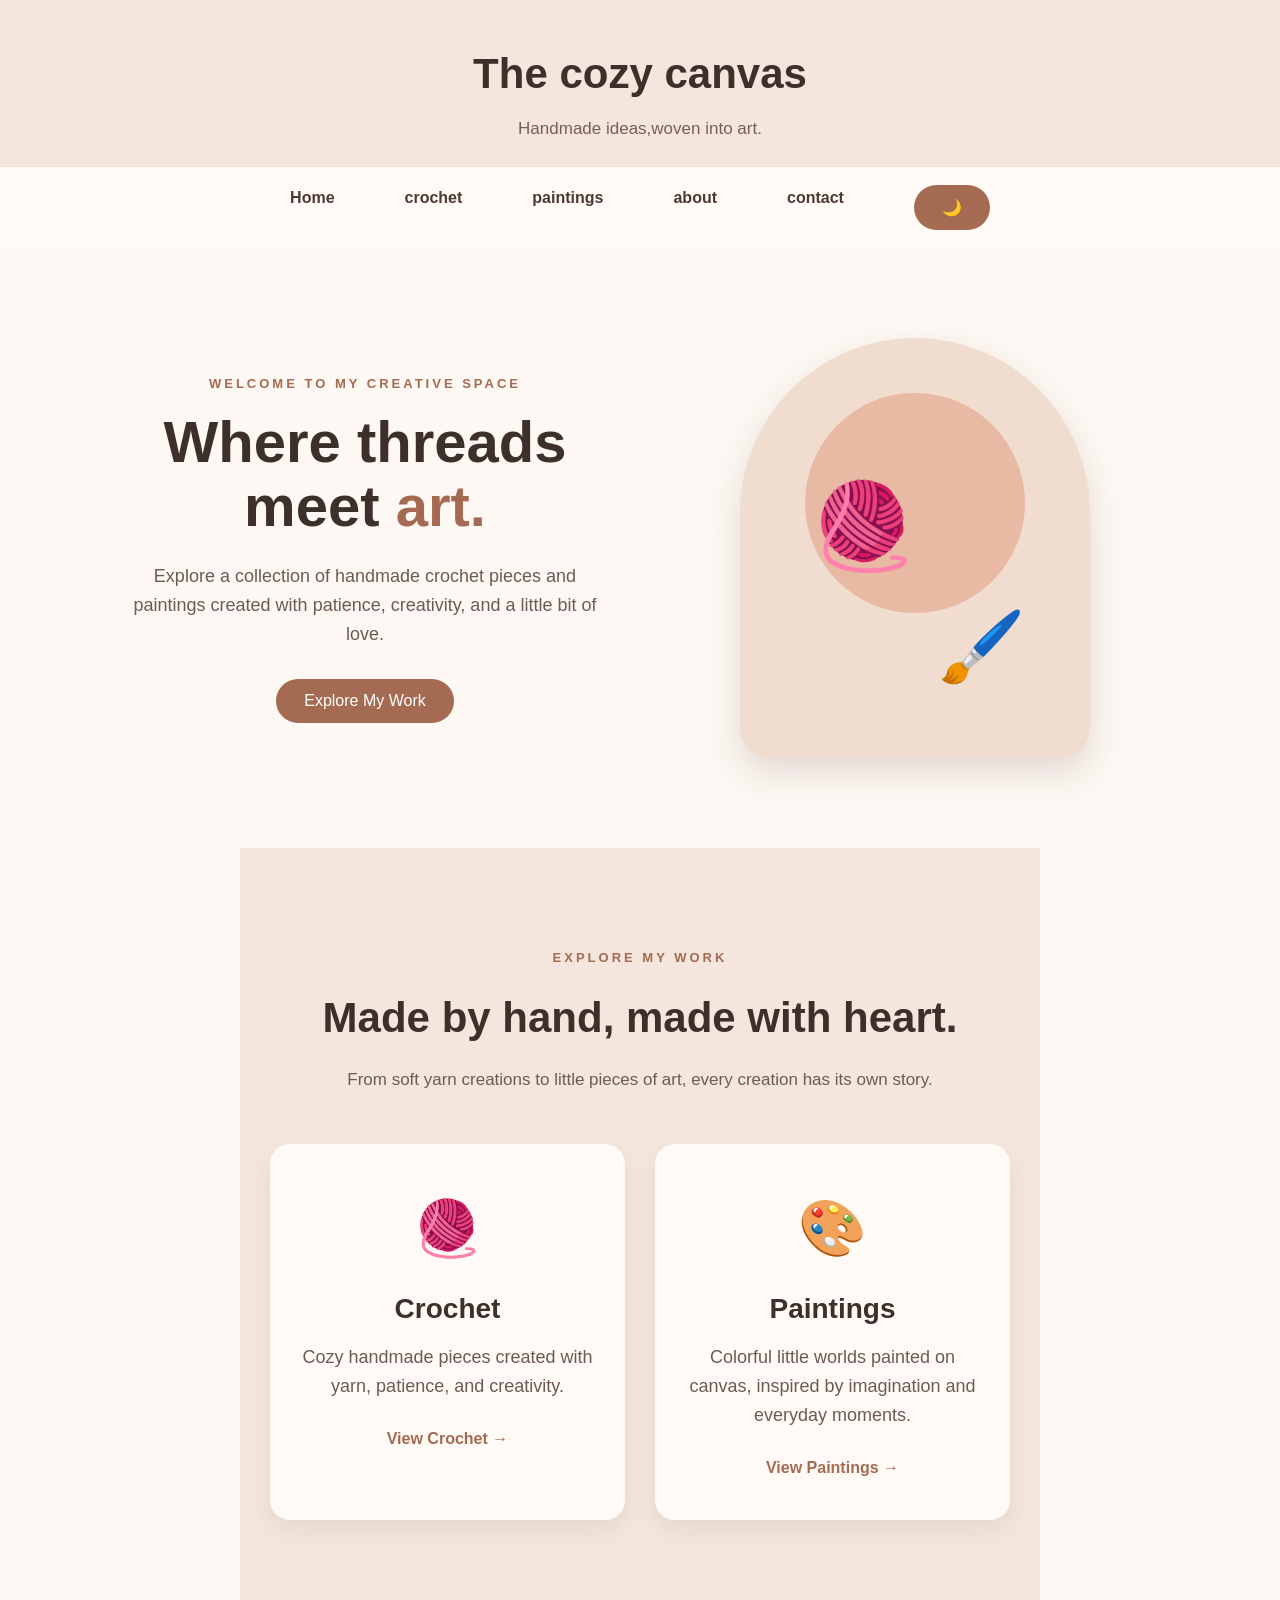
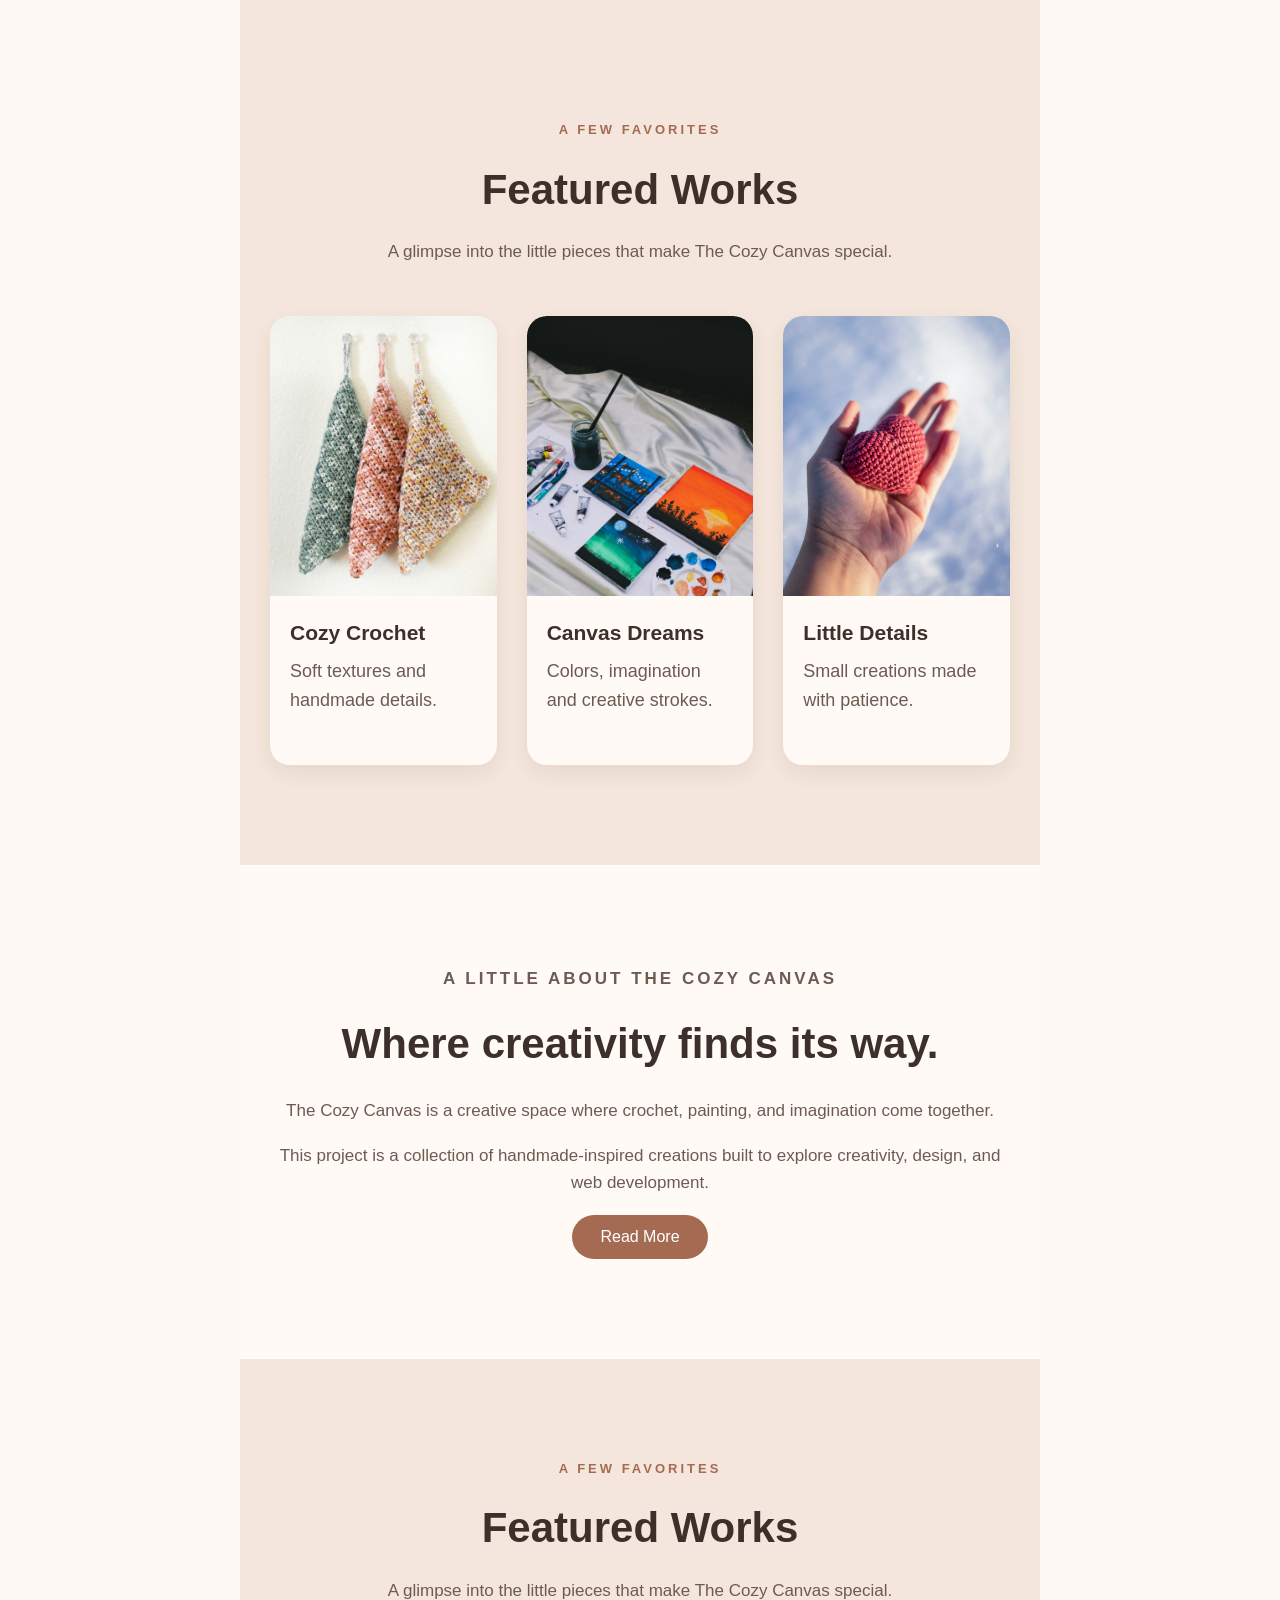
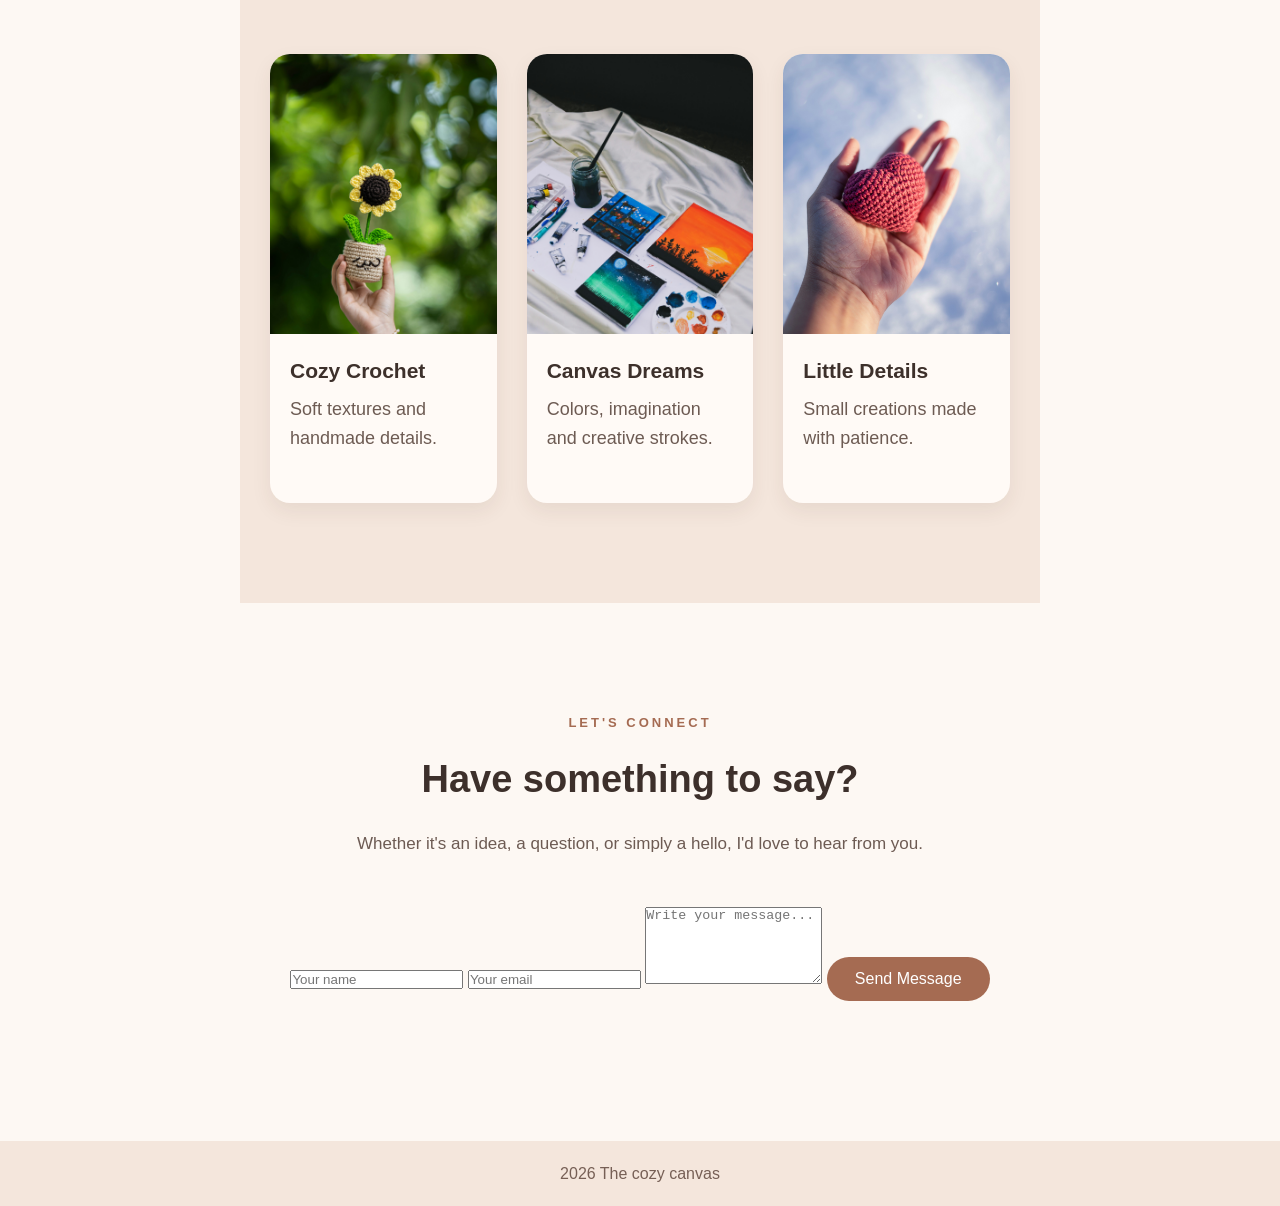
<file: index.html>
<!DOCTYPE html>
<html lang="en">
<head>
    <meta charset="UTF-8">
    <meta name="viewport" content="width=device-width, initial-scale=1.0">
    <title>The cozy canvas</title>
   <link rel="stylesheet" href="style.css"

</head>
<body>
    <header>
        <h1>The cozy canvas</h1>
        <p>Handmade ideas,woven into art.</p>
    </header>

     <nav>
        <a href="#">Home</a>
            <br>
        <a href="#">crochet</a>
        <br>
        <a href="#">paintings</a>
        <br>
        <a href="#">about</a>
        <br>
        <a href="#">contact</a>
        <br>
        <button id="darkModeButton">🌙</button>
     </nav>
     <main>
          

    <section class="hero">

        <div class="hero-text">
            <p class="small-heading">WELCOME TO MY CREATIVE SPACE</p>

            <h2>Where threads meet <span>art.</span></h2>

            <p>
                Explore a collection of handmade crochet pieces
                and paintings created with patience, creativity,
                and a little bit of love.
            </p>

            <button>Explore My Work</button>
        </div>

        <div class="hero-visual">
            <div class="art-card">
                <div class="circle"></div>
                <div class="yarn">🧶</div>
                <div class="brush">🖌️</div>
            </div>
        </div>

    </section>

     <section class="creations">

    <p class="small-heading">EXPLORE MY WORK</p>

    <h2>Made by hand, made with heart.</h2>

    <p class="section-intro">
        From soft yarn creations to little pieces of art,
        every creation has its own story.
    </p>

    <div class="creation-cards">

        <div class="creation-card">
            <div class="card-icon">🧶</div>

            <h3>Crochet</h3>

            <p>
                Cozy handmade pieces created with yarn,
                patience, and creativity.
            </p>

            <a href="crochet.html">View Crochet →</a>
        </div>


        <div class="creation-card">
            <div class="card-icon">🎨</div>

            <h3>Paintings</h3>

            <p>
                Colorful little worlds painted on canvas,
                inspired by imagination and everyday moments.
            </p>

            <a href="paintings.html">View Paintings →</a>
        </div>

    </div>

</section>
<section class="featured">

    <p class="small-heading">A FEW FAVORITES</p>

    <h2>Featured Works</h2>

    <p class="section-intro">
        A glimpse into the little pieces that make
        The Cozy Canvas special.
    </p>

    <div class="featured-grid">

        <div class="featured-card">
            <img src="shelter-nvU0TjYQoBY-unsplash.jpg" alt="Crochet creation">

            <div class="featured-info">
                <h3>Cozy Crochet</h3>
                <p>Soft textures and handmade details.</p>
            </div>
        </div>


        <div class="featured-card">
            <img src="shannia-christanty-ci1YaaXscJw-unsplash.jpg" alt="Painting">

            <div class="featured-info">
                <h3>Canvas Dreams</h3>
                <p>Colors, imagination and creative strokes.</p>
            </div>
        </div>


        <div class="featured-card">
            <img src="image.png" alt="Crochet artwork">

            <div class="featured-info">
                <h3>Little Details</h3>
                <p>Small creations made with patience.</p>
            </div>
        </div>

    </div>

</section>
<section class="about">

    <div class="about-content">

        <p class="small-heading">A LITTLE ABOUT THE COZY CANVAS</p>

        <h2>Where creativity finds its way.</h2>

        <p>
            The Cozy Canvas is a creative space where crochet,
            painting, and imagination come together.
        </p>

        <p>
            This project is a collection of handmade-inspired
            creations built to explore creativity, design,
            and web development.
        </p>

        <button id="aboutButton">Read More</button>

        <p id="aboutMore" class="hidden-text">
            Every piece has its own character, and every design
            begins with a simple idea. The Cozy Canvas is about
            enjoying the process of creating something beautiful
            from scratch.
        </p>

    </div>

</section>
<section class="featured">

    <p class="small-heading">A FEW FAVORITES</p>

    <h2>Featured Works</h2>

    <p class="section-intro">
        A glimpse into the little pieces that make
        The Cozy Canvas special.
    </p>

    <div class="featured-grid">

        <div class="featured-card">
            <img src="hasnain-ayaz-eFxOn36fEMc-unsplash.jpg" alt="Crochet creation">

            <div class="featured-info">
                <h3>Cozy Crochet</h3>
                <p>Soft textures and handmade details.</p>
            </div>
        </div>

        <div class="featured-card">
            <img src="shannia-christanty-ci1YaaXscJw-unsplash.jpg" alt="Painting">

            <div class="featured-info">
                <h3>Canvas Dreams</h3>
                <p>Colors, imagination and creative strokes.</p>
            </div>
        </div>

        <div class="featured-card">
            <img src="image.png" alt="Crochet artwork">

            <div class="featured-info">
                <h3>Little Details</h3>
                <p>Small creations made with patience.</p>
            </div>
        </div>

    </div>

</section>
<section class="contact">

    <p class="small-heading">LET'S CONNECT</p>

    <h2>Have something to say?</h2>

    <p class="section-intro">
        Whether it's an idea, a question, or simply a hello,
        I'd love to hear from you.
    </p>

    <form id="contactForm">

        <input
            type="text"
            id="name"
            placeholder="Your name"
            required
        >

        <input
            type="email"
            id="email"
            placeholder="Your email"
            required
        >

        <textarea
            id="message"
            placeholder="Write your message..."
            rows="5"
            required
        ></textarea>

        <button type="submit">Send Message</button>

    </form>

    <p id="formMessage"></p>

</section>

     </main>
<footer>
    <p>2026 The cozy canvas</p>
</footer>
<script src="script.js"></script>
</body>
</html>
</file>
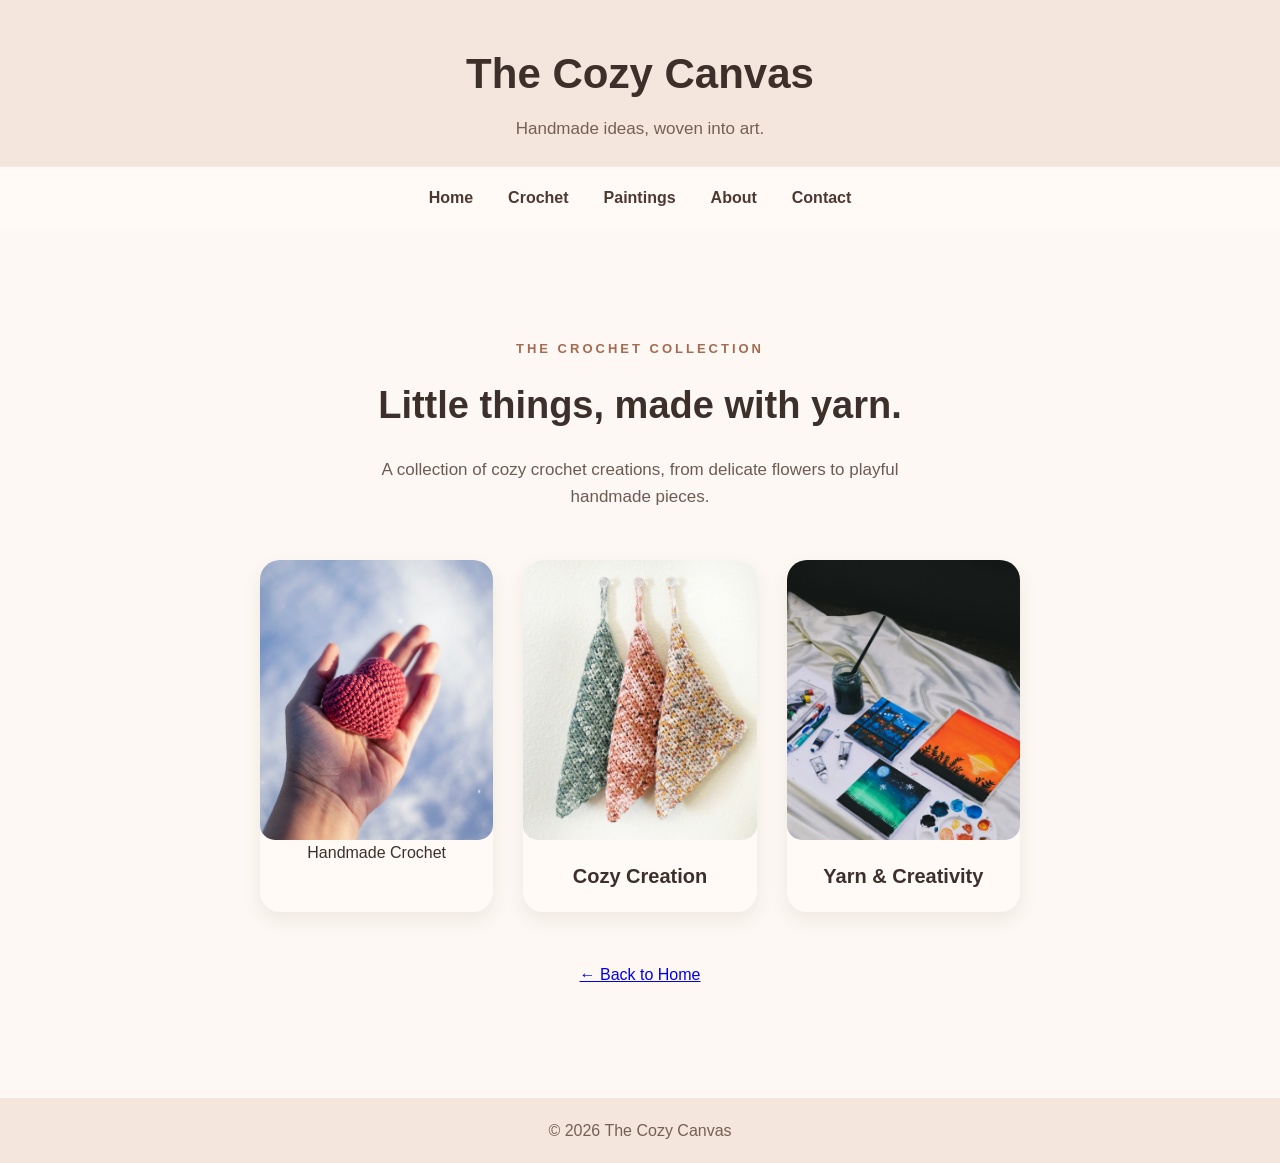
<file: crochet.html>
<!DOCTYPE html>
<html lang="en">

<head>
    <meta charset="UTF-8">
    <meta name="viewport" content="width=device-width, initial-scale=1.0">

    <title>Crochet | The Cozy Canvas</title>

    <link rel="stylesheet" href="style.css">
</head>

<body>

    <header>
        <h1>The Cozy Canvas</h1>
        <p>Handmade ideas, woven into art.</p>
    </header>

    <nav>
        <a href="index.html">Home</a>
        <a href="crochet.html">Crochet</a>
        <a href="paintings.html">Paintings</a>
        <a href="#">About</a>
        <a href="#">Contact</a>
    </nav>

    <main>

        <section class="gallery-page">

            <p class="small-heading">THE CROCHET COLLECTION</p>

            <h2>Little things, made with yarn.</h2>

            <p class="section-intro">
                A collection of cozy crochet creations,
                from delicate flowers to playful handmade pieces.
            </p>

            <div class="gallery">

                <div class="gallery-item">
                    <img src="image.png" alt="handmade crochet"
                    
                    <h3>Handmade Crochet</h3>
                </div>

                <div class="gallery-item">
                    <img src="shelter-nvU0TjYQoBY-unsplash.jpg" alt="handmade crochet"
                        Crochet Image 2
                    </div>
                    <h3>Cozy Creation</h3>
                </div>

                <div class="gallery-item">
                    <img src="shannia-christanty-ci1YaaXscJw-unsplash.jpg" alt="handmade crochet"

                        Crochet Image 3
                    </div>
                    <h3>Yarn & Creativity</h3>
                </div>

            </div>

            <a class="back-link" href="index.html">
                ← Back to Home
            </a>

        </section>

    </main>

    <footer>
        <p>© 2026 The Cozy Canvas</p>
    </footer>

</body>

</html>
</file>
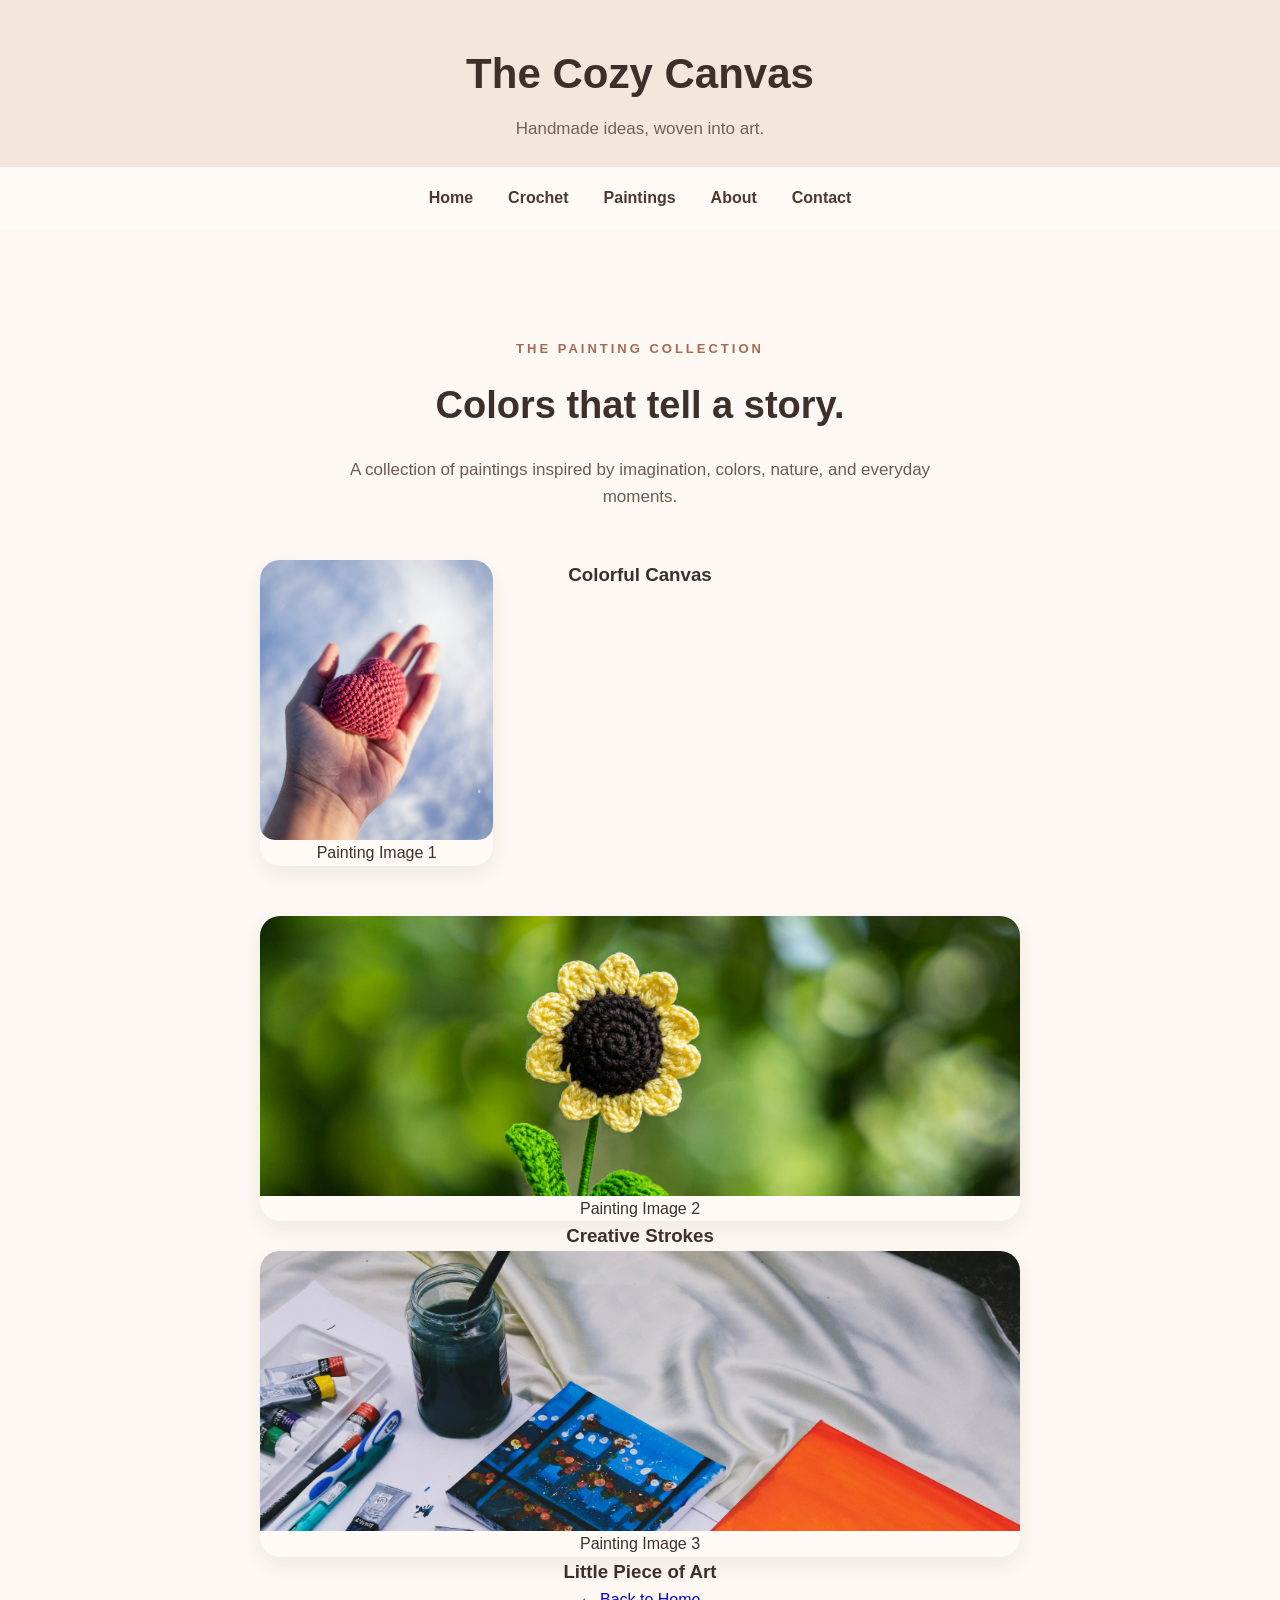
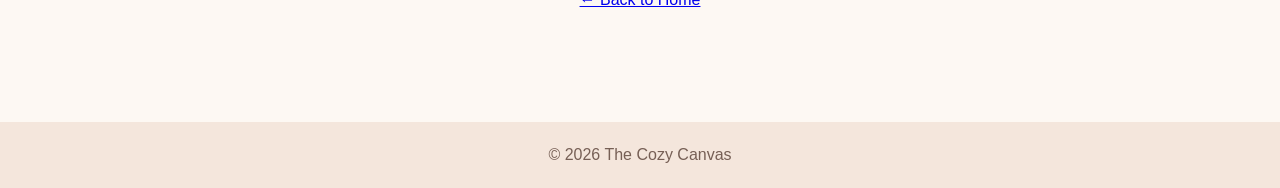
<file: paintings.html>
<!DOCTYPE html>
<html lang="en">

<head>
    <meta charset="UTF-8">
    <meta name="viewport" content="width=device-width, initial-scale=1.0">

    <title>Paintings | The Cozy Canvas</title>

    <link rel="stylesheet" href="style.css">
</head>

<body>

    <header>
        <h1>The Cozy Canvas</h1>
        <p>Handmade ideas, woven into art.</p>
    </header>

    <nav>
        <a href="index.html">Home</a>
        <a href="crochet.html">Crochet</a>
        <a href="paintings.html">Paintings</a>
        <a href="#">About</a>
        <a href="#">Contact</a>
    </nav>

    <main>

        <section class="gallery-page">

            <p class="small-heading">THE PAINTING COLLECTION</p>

            <h2>Colors that tell a story.</h2>

            <p class="section-intro">
                A collection of paintings inspired by imagination,
                colors, nature, and everyday moments.
            </p>

            <div class="gallery">

                <div class="gallery-item">
                    <img src="image.png" alt="Painting  1">
                        Painting Image 1
                    </div>
                    <h3>Colorful Canvas</h3>
                </div>

                <div class="gallery-item">
                     <img src="hasnain-ayaz-eFxOn36fEMc-unsplash.jpg" alt="Painting 2 ">
                        Painting Image 2
                    </div>
                    <h3>Creative Strokes</h3>
                </div>

                <div class="gallery-item">
                    <img src="shannia-christanty-ci1YaaXscJw-unsplash.jpg" alt="Painting 3">
                        Painting Image 3
                    </div>
                    <h3>Little Piece of Art</h3>
                </div>

            </div>

            <a class="back-link" href="index.html">
                ← Back to Home
            </a>

        </section>

    </main>

    <footer>
        <p>© 2026 The Cozy Canvas</p>
    </footer>

</body>

</html>
</file>
<file: style.css>
*{
    margin:0;
    padding:0;
    box-sizing:border-box;
}

body {
       font-family:Arial, sans-serif;
       background-color: #fdf8f3;
       color: #3d302b;
       line-height:1.6 ;

}

header{
        text-align:center;
        padding:40px 20px 25px;
        background-color:#f4e6dc;
}

header h1{
    font-size: 42px;
    margin-bottom:8px;

}

header  p {
    font-size: 17px;
    color:#765f55;
}
 
nav{
    display: flex;
    justify-content: center;
    gap: 35px;
    padding:18px ;
    background-color: #fffaf6;
    border-bottom: 1px solid #eadbd();
}
   
nav a {
      text-decoration: none;
      color: #4d3932;
      font-weight: bold;
}

nav a:hover {
      color:#a56b52;

}

main {
    min-height: 500px;
}

main section {
    text-align: center;
    max-width: 800px;
    margin: auto;
    padding: 110px 20px;
}

main h2 {
    font-size: 38px;
    margin-bottom: 20px;
}

main p {
    font-size: 18px;
    color: #6d5b53;
    margin-bottom: 30px;
}

/* Button */
button {
    padding: 13px 28px;
    border: none;
    border-radius: 25px;
    background-color: #a56b52;
    color: white;
    font-size: 16px;
    cursor: pointer;
}

button:hover {
    background-color: #84533f;
}

/* Footer */
footer {
    text-align: center;
    padding: 20px;
    background-color: #f4e6dc;
    color: #765f55;
}

/* Hero section */

.hero {
    max-width: 1100px;
    margin: auto;
    min-height: 600px;
    padding: 80px 30px;

    display: flex;
    align-items: center;
    justify-content: space-between;
    gap: 60px;
}

.hero-text {
    flex: 1;
}

.small-heading {
    font-size: 13px;
    letter-spacing: 3px;
    color: #a56b52;
    font-weight: bold;
    margin-bottom: 15px;
}

.hero-text h2 {
    font-size: 58px;
    line-height: 1.1;
    margin-bottom: 25px;
}

.hero-text h2 span {
    color: #a56b52;
}

.hero-text > p:not(.small-heading) {
    max-width: 500px;
    font-size: 18px;
    margin-bottom: 30px;
}

/* Visual */

.hero-visual {
    flex: 1;
    display: flex;
    justify-content: center;
}

.art-card {
    width: 350px;
    height: 420px;
    background-color: #f1ddd0;
    border-radius: 180px 180px 30px 30px;
    position: relative;
    overflow: hidden;
    box-shadow: 0 15px 35px rgba(80, 50, 40, 0.15);
}

.circle {
    width: 220px;
    height: 220px;
    background-color: #e8b9a3;
    border-radius: 50%;
    position: absolute;
    top: 55px;
    left: 65px;
}

.yarn {
    position: absolute;
    font-size: 85px;
    top: 120px;
    left: 70px;
}

.brush {
    position: absolute;
    font-size: 70px;
    bottom: 55px;
    right: 65px;
}

/* Creations section */

.creations {
    text-align: center;
    padding: 100px 30px;
    background-color: #f4e6dc;
}

.creations h2 {
    font-size: 42px;
    margin-bottom: 15px;
}

.section-intro {
    max-width: 600px;
    margin: 0 auto 50px;
    color: #6d5b53;
    font-size: 17px;
}

.creation-cards {
    max-width: 900px;
    margin: auto;

    display: flex;
    justify-content: center;
    gap: 30px;
}

.creation-card {
    background-color: #fffaf6;
    width: 380px;
    padding: 40px 30px;

    border-radius: 20px;

    box-shadow: 0 10px 25px rgba(80, 50, 40, 0.08);

    transition: transform 0.3s ease;
}

.creation-card:hover {
    transform: translateY(-8px);
}

.card-icon {
    font-size: 55px;
    margin-bottom: 15px;
}

.creation-card h3 {
    font-size: 28px;
    margin-bottom: 12px;
}

.creation-card p {
    color: #6d5b53;
    margin-bottom: 25px;
}

.creation-card a {
    color: #a56b52;
    text-decoration: none;
    font-weight: bold;
}

.creation-card a:hover {
    text-decoration: underline;
}

.gallery img {
      width: 100%;
      height:280px;
      object-fit:cover;
      border-radius:15px;
}

.gallery img {
      width: 100%;
      height:280px;
      object-fit:cover;
      border-radius:15px;
}

/* Gallery layout */

.gallery {
    max-width: 1100px;
    margin: 50px auto;

    display: grid;
    grid-template-columns: repeat(3, 1fr);
    gap: 30px;
}



/* Gallery card */

.gallery-item {
    background-color: #fffaf6;
    border-radius: 20px;
    overflow: hidden;

    box-shadow: 0 8px 20px rgba(80, 50, 40, 0.08);

    transition: transform 0.35s ease,
                box-shadow 0.35s ease;
}

/* Image container */

.gallery-item img {
    width: 100%;
    height: 280px;
    object-fit: cover;

    display: block;

    transition: transform 0.5s ease;
}

/* Card text */

.gallery-item h3 {
    padding: 20px 15px;
    margin: 0;

    font-size: 20px;
    text-align: center;
}

/* Hover effect */

.gallery-item:hover {
    transform: translateY(-8px);

    box-shadow: 0 18px 35px rgba(80, 50, 40, 0.16);
}

.gallery-item:hover img {
    transform: scale(1.06);
}

/* About section */

.about {
    padding: 100px 30px;
    background-color: #fffaf6;
}

.about-content {
    max-width: 800px;
    margin: auto;
    text-align: center;
}

.about h2 {
    font-size: 42px;
    margin-bottom: 20px;
}

.about p {
    color: #6d5b53;
    font-size: 17px;
    margin-bottom: 18px;
}

.hidden-text {
    display: none;
}

.hidden-text.show {
    display: block;
}

/* Mobile responsive design */

@media (max-width: 768px) {

    /* Header */

    header {
        padding: 30px 15px 20px;
    }

    header h1 {
        font-size: 32px;
    }
    @media (max-width: 768px) {

    .featured {
        padding: 70px 20px;
    }

    .featured h2 {
        font-size: 32px;
    }

    .featured-grid {
        grid-template-columns: 1fr;
    }

}

    /* Navigation */

    nav {
        gap: 15px;
        flex-wrap: wrap;
        padding: 15px 10px;
    }

    nav a {
        font-size: 14px;
    }

    /* Hero */

    .hero {
        flex-direction: column;
        text-align: center;
        padding: 60px 20px;
        gap: 40px;
    }

    .hero-text h2 {
        font-size: 42px;
    }

    .hero-text > p:not(.small-heading) {
        font-size: 16px;
    }

    .hero-visual {
        width: 100%;
    }

    .art-card {
        width: 280px;
        height: 340px;
    }

    /* Creations */

    .creations {
        padding: 70px 20px;
    }

    .creations h2 {
        font-size: 32px;
    }

    .creation-cards {
        flex-direction: column;
        align-items: center;
    }

    .creation-card {
        width: 100%;
        max-width: 380px;
    }

    /* About */

    .about {
        padding: 70px 20px;
    }

    .about h2 {
        font-size: 32px;
    }

}

/* Gallery Design */

.gallery {
    max-width: 1100px;
    margin: 50px auto;
    display: grid;
    grid-template-columns: repeat(3, 1fr);
    gap: 30px;
}

.gallery-item {
    background-color: #fffaf6;
    border-radius: 20px;
    overflow: hidden;
    box-shadow: 0 8px 20px rgba(80, 50, 40, 0.08);

    transition: transform 0.35s ease,
                box-shadow 0.35s ease;
}

.gallery-item img {
    width: 100%;
    height: 280px;
    object-fit: cover;
    display: block;

    transition: transform 0.5s ease;
}

.gallery-item h3 {
    padding: 20px 15px;
    margin: 0;
    font-size: 20px;
    text-align: center;
}

.gallery-item:hover {
    transform: translateY(-8px);
    box-shadow: 0 18px 35px rgba(80, 50, 40, 0.16);
}

.gallery-item:hover img {
    transform: scale(1.06);
}

/* Featured works */

.featured {
    padding: 100px 30px;
    text-align: center;
    background-color: #f4e6dc;
}

.featured h2 {
    font-size: 42px;
    margin-bottom: 15px;
}

.featured-grid {
    max-width: 1100px;
    margin: 50px auto 0;

    display: grid;
    grid-template-columns: repeat(3, 1fr);
    gap: 30px;
}

.featured-card {
    background-color: #fffaf6;
    border-radius: 20px;
    overflow: hidden;

    text-align: left;

    box-shadow: 0 8px 20px rgba(80, 50, 40, 0.08);

    transition: transform 0.35s ease,
                box-shadow 0.35s ease;
}

.featured-card img {
    width: 100%;
    height: 280px;
    object-fit: cover;
    display: block;

    transition: transform 0.5s ease;
}

.featured-info {
    padding: 20px;
}

.featured-info h3 {
    margin-bottom: 8px;
    font-size: 21px;
}

.featured-info p {
    color: #6d5b53;
}

.featured-card:hover {
    transform: translateY(-8px);
    box-shadow: 0 18px 35px rgba(80, 50, 40, 0.15);
}

.featured-card:hover img {
    transform: scale(1.05);
}



/* Dark mode */

body.dark-mode {
    background-color: #211c1a;
    color: #f8eee8;
}

body.dark-mode header,
body.dark-mode footer {
    background-color: #302825;
}

body.dark-mode nav {
    background-color: #28211f;
    border-color: #443936;
}

body.dark-mode nav a {
    color: #f3ddd1;
}

body.dark-mode .creations,
body.dark-mode .featured {
    background-color: #302825;
}

body.dark-mode .creation-card,
body.dark-mode .featured-card,
body.dark-mode .gallery-item {
    background-color: #382f2c;
    color: #f8eee8;
}

body.dark-mode .contact {
    background-color: #211c1a;
}

body.dark-mode .contact input,
body.dark-mode .contact textarea {
    background-color: #302825;
    color: white;
    border-color: #594a44;
}

body.dark-mode .about {
    background-color: #211c1a;
}

body.dark-mode .about p,
body.dark-mode .section-intro,
body.dark-mode .featured-info p {
    color: #d5c2b9;
}

/* Featured Works */

.featured {
    padding: 100px 30px;
    text-align: center;
    background-color: #f4e6dc;
}

.featured h2 {
    font-size: 42px;
    margin-bottom: 15px;
}

.featured-grid {
    max-width: 1100px;
    margin: 50px auto 0;

    display: grid;
    grid-template-columns: repeat(3, 1fr);
    gap: 30px;
}

.featured-card {
    background-color: #fffaf6;
    border-radius: 20px;
    overflow: hidden;
    text-align: left;

    box-shadow: 0 8px 20px rgba(80, 50, 40, 0.08);

    transition: transform 0.35s ease,
                box-shadow 0.35s ease;
}

.featured-card img {
    width: 100%;
    height: 280px;
    object-fit: cover;
    display: block;

    transition: transform 0.5s ease;
}

.featured-info {
    padding: 20px;
}

.featured-info h3 {
    margin-bottom: 8px;
    font-size: 21px;
}

.featured-info p {
    color: #6d5b53;
}

.featured-card:hover {
    transform: translateY(-8px);
    box-shadow: 0 18px 35px rgba(80, 50, 40, 0.15);
}

.featured-card:hover img {
    transform: scale(1.05);
}
[8:17 pm, 30/09/2026] JANVI ✨: /* FINAL POLISH */

body {
    font-family: "Trebuchet MS", Arial, sans-serif;
}
[8:17 pm, 30/09/2026] JANVI ✨: button {
    border: none;
    cursor: pointer;
    transition: all 0.3s ease;
}

button:hover {
    transform: translateY(-2px);
}
[8:17 pm, 30/09/2026] JANVI ✨: a {
    transition: all 0.3s ease;
}
[8:17 pm, 30/09/2026] JANVI ✨: @media (max-width: 768px) {

    h2 {
        line-height: 1.2;
    }

    .section-intro {
        padding: 0 10px;
    }

    .hero-text h2 {
        line-height: 1.15;
    }

    .contact,
    .about,
    .featured,
    .creations {
        padding-left: 20px;
        padding-right: 20px;
    }
 .img {
    max-width: 100%;
}
</file>
